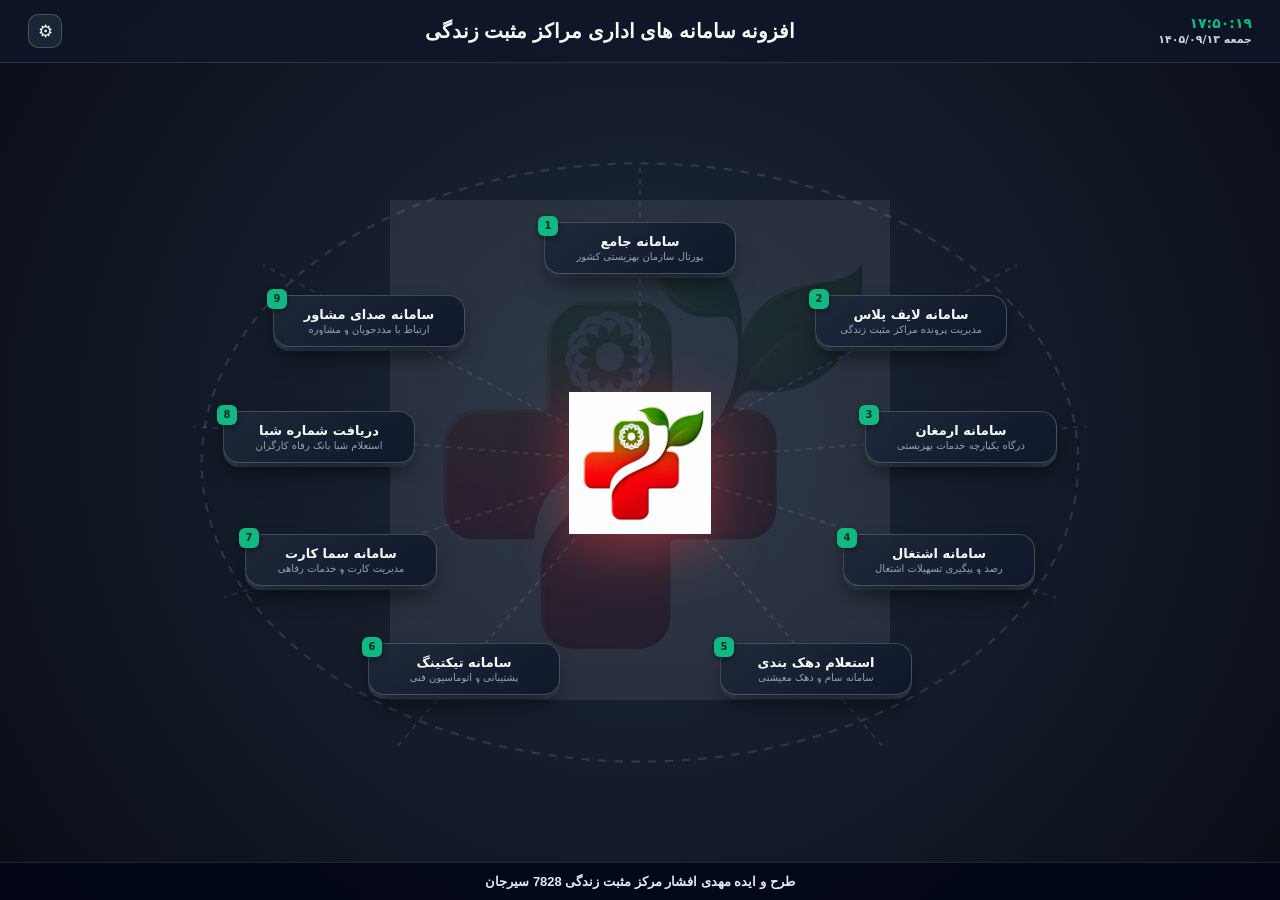
<file: chrome-extension/newtab.html>
<!DOCTYPE html>
<html lang="fa" dir="rtl">
<head>
  <meta charset="UTF-8" />
  <title>افزونه سامانه های اداری مراکز مثبت زندگی</title>
  <style>
    @font-face {
      font-family: 'HomaExt';
      src: local('B Homa'), local('BHoma'), local('Homa'),
           url('https://cdn.fontcdn.ir/Font/Persian/Homa/Homa.woff') format('woff');
      font-display: swap;
    }
    * { box-sizing: border-box; margin: 0; padding: 0; }
    body {
      font-family: 'Vazirmatn', 'Tahoma', system-ui, sans-serif;
      background: radial-gradient(circle at 50% 48%, #1e293b 0%, #090d16 100%);
      color: #f8fafc;
      height: 100vh;
      width: 100vw;
      overflow: hidden;
      display: flex;
      flex-direction: column;
      justify-content: space-between;
      position: relative;
      transition: background 0.25s ease, color 0.25s ease;
    }
    body.light-mode {
      background: radial-gradient(circle at 50% 48%, #ffffff 0%, #e2e8f0 100%);
      color: #0f172a;
    }
    .bg-watermark {
      position: fixed;
      inset: 0;
      display: flex;
      align-items: center;
      justify-content: center;
      opacity: 0.08;
      pointer-events: none;
      z-index: 0;
    }
    .bg-watermark img {
      width: 500px;
      height: 500px;
      object-fit: contain;
    }
    /* Header: Right=Stacked Persian Clock & Date, Center=Homa Title, Left=Gear Settings Button */
    header {
      position: relative;
      z-index: 40;
      padding: 14px 28px;
      display: flex;
      align-items: center;
      justify-content: space-between;
      gap: 10px;
      background: rgba(15, 23, 42, 0.78);
      backdrop-filter: blur(14px);
      border-bottom: 1px solid rgba(255, 255, 255, 0.12);
    }
    body.light-mode header {
      background: rgba(255, 255, 255, 0.88);
      border-bottom-color: rgba(148, 163, 184, 0.4);
    }
    .header-datetime {
      display: flex;
      flex-direction: column;
      align-items: flex-start;
      line-height: 1.25;
      flex-shrink: 0;
    }
    .header-time {
      font-size: 14px;
      font-weight: 800;
      color: #10b981;
      font-variant-numeric: tabular-nums;
    }
    .header-date {
      font-size: 11px;
      color: #cbd5e1;
      font-weight: 600;
    }
    body.light-mode .header-date {
      color: #475569;
    }
    header h1 {
      font-family: 'B Homa', 'BHoma', 'Homa', 'HomaExt', 'Tahoma', sans-serif;
      font-size: 20px;
      font-weight: 700;
      text-align: center;
      flex: 1;
      white-space: nowrap;
    }
    .gear-btn {
      width: 34px;
      height: 34px;
      border-radius: 10px;
      border: 1px solid rgba(255,255,255,0.2);
      background: rgba(30, 41, 59, 0.9);
      color: #f8fafc;
      font-size: 17px;
      display: flex;
      align-items: center;
      justify-content: center;
      cursor: pointer;
      transition: all 0.2s ease;
      flex-shrink: 0;
    }
    body.light-mode .gear-btn {
      background: #f1f5f9;
      color: #0f172a;
      border-color: #cbd5e1;
    }
    .gear-btn:hover {
      border-color: #10b981;
      color: #10b981;
      transform: rotate(35deg);
    }
    /* Settings Popover on Left Side of Header */
    .settings-panel {
      position: absolute;
      top: calc(100% + 6px);
      left: 14px;
      width: 260px;
      background: rgba(15, 23, 42, 0.98);
      color: #f8fafc;
      border: 1px solid rgba(255,255,255,0.2);
      border-radius: 16px;
      padding: 12px;
      box-shadow: 0 20px 45px rgba(0,0,0,0.7);
      display: none;
      flex-direction: column;
      gap: 8px;
      z-index: 100;
    }
    body.light-mode .settings-panel {
      background: #ffffff;
      color: #0f172a;
      border-color: #cbd5e1;
      box-shadow: 0 18px 36px rgba(15,23,42,0.2);
    }
    .settings-panel.open {
      display: flex;
    }
    .settings-title {
      font-family: 'B Homa', 'BHoma', 'Homa', 'HomaExt', 'Tahoma', sans-serif;
      font-size: 13px;
      font-weight: 700;
      border-bottom: 1px solid rgba(148,163,184,0.2);
      padding-bottom: 6px;
    }
    .set-action-btn {
      width: 100%;
      padding: 7px 10px;
      border-radius: 10px;
      border: 1px solid rgba(148,163,184,0.25);
      background: rgba(30, 41, 59, 0.8);
      color: inherit;
      font-size: 11px;
      font-weight: 700;
      cursor: pointer;
      text-align: right;
      display: flex;
      align-items: center;
      justify-content: space-between;
    }
    body.light-mode .set-action-btn {
      background: #f1f5f9;
    }
    .set-action-btn:hover {
      border-color: #10b981;
    }
    .set-input {
      width: 100%;
      padding: 6px 8px;
      border-radius: 8px;
      border: 1px solid rgba(148,163,184,0.3);
      background: rgba(2, 6, 23, 0.6);
      color: inherit;
      font-size: 11px;
    }
    body.light-mode .set-input {
      background: #f8fafc;
    }
    .stage {
      position: relative;
      z-index: 5;
      flex: 1;
      width: 100%;
      height: 100%;
    }
    /* Grid Mode when toggled from settings */
    .stage.grid-mode {
      display: grid;
      grid-template-columns: repeat(3, 1fr);
      gap: 12px;
      padding: 18px 24px;
      align-content: center;
      overflow-y: auto;
    }
    .stage.grid-mode .orbit-svg,
    .stage.grid-mode .center-bubble {
      display: none;
    }
    .stage.grid-mode .node {
      position: relative !important;
      left: auto !important;
      top: auto !important;
      width: 100% !important;
      transform: none !important;
    }
    .orbit-svg {
      position: absolute;
      inset: 0;
      width: 100%;
      height: 100%;
      pointer-events: none;
    }
    .center-bubble {
      position: absolute;
      left: 50%;
      top: 50%;
      transform: translate(-50%, -50%);
      width: 142px;
      height: 142px;
      background: transparent;
      display: flex;
      align-items: center;
      justify-content: center;
      z-index: 6;
      animation: floatCenter 4s ease-in-out infinite;
    }
    .center-bubble img {
      width: 100%;
      height: 100%;
      object-fit: contain;
      filter: drop-shadow(0 16px 28px rgba(239, 68, 68, 0.45));
    }
    @keyframes floatCenter {
      0%, 100% { transform: translate(-50%, -50%); }
      50% { transform: translate(-50%, calc(-50% - 7px)); }
    }
    .node {
      position: absolute;
      width: 192px;
      padding: 11px 14px;
      border-radius: 16px;
      text-decoration: none;
      color: #f8fafc;
      background: linear-gradient(145deg, rgba(30, 41, 59, 0.95), rgba(15, 23, 42, 0.98));
      border: 1px solid rgba(255,255,255,0.2);
      box-shadow: 0 12px 24px -6px rgba(0,0,0,0.65), 0 4px 0 0 rgba(51,65,85,1);
      text-align: center;
      transform: translate(-50%, -50%);
      transition: transform 0.2s cubic-bezier(0.16, 1, 0.3, 1), box-shadow 0.2s ease, border-color 0.2s ease;
      z-index: 15;
    }
    body.light-mode .node {
      background: linear-gradient(145deg, #ffffff, #f1f5f9);
      color: #0f172a;
      border-color: #cbd5e1;
      box-shadow: 0 10px 22px -6px rgba(15,23,42,0.15), 0 4px 0 0 #cbd5e1;
    }
    .node:hover {
      transform: translate(-50%, calc(-50% - 7px)) scale(1.09) perspective(500px) rotateX(7deg);
      border-color: #10b981;
      box-shadow: 0 18px 34px -6px rgba(16, 185, 129, 0.45), 0 5px 0 0 #10b981;
      z-index: 30;
    }
    .node-badge {
      position: absolute;
      top: -7px;
      left: -7px;
      width: 20px;
      height: 20px;
      border-radius: 6px;
      background: #10b981;
      color: #022c22;
      font-size: 10px;
      font-weight: 800;
      display: flex;
      align-items: center;
      justify-content: center;
      box-shadow: 0 2px 6px rgba(0,0,0,0.4);
    }
    /* Full non-truncated titles so سامانه صدای مشاور and دریافت شماره شبا never get cut off */
    .node-title {
      font-size: 13px;
      font-weight: 800;
      margin-bottom: 2px;
      white-space: nowrap;
    }
    .node-sub {
      font-size: 10px;
      color: #94a3b8;
      white-space: nowrap;
      overflow: hidden;
      text-overflow: ellipsis;
    }
    body.light-mode .node-sub {
      color: #64748b;
    }
    footer {
      font-family: 'B Homa', 'BHoma', 'Homa', 'HomaExt', 'Tahoma', sans-serif;
      position: relative;
      z-index: 10;
      padding: 11px 20px;
      text-align: center;
      font-size: 13px;
      font-weight: 700;
      color: #e2e8f0;
      background: rgba(2, 6, 23, 0.88);
      border-top: 1px solid rgba(255, 255, 255, 0.12);
    }
    body.light-mode footer {
      background: rgba(255, 255, 255, 0.9);
      color: #1e293b;
      border-top-color: #cbd5e1;
    }
  </style>
</head>
<body>
  <div class="bg-watermark"><img src="logo.png" alt="" /></div>
  <header>
    <!-- Right Side of Header: Persian Clock & Date Stacked Vertically -->
    <div class="header-datetime">
      <span class="header-time" id="ext-time">۱۲:۰۰:۰۰</span>
      <span class="header-date" id="ext-date">۱۴۰۵/۰۷/۲۸</span>
    </div>

    <!-- Center of Header: Title in Homa Font -->
    <h1>افزونه سامانه های اداری مراکز مثبت زندگی</h1>

    <!-- Left Side of Header: Gear Icon Settings Button -->
    <button type="button" class="gear-btn" id="gear-btn" title="تنظیمات افزونه">&#9881;</button>

    <!-- Settings Dropdown Menu -->
    <div class="settings-panel" id="settings-panel">
      <div class="settings-title">تنظیمات افزونه</div>
      <button type="button" class="set-action-btn" id="toggle-theme-btn">
        <span>تنظیمات تم (تیره / روشن)</span>
        <span>&#9728;</span>
      </button>
      <button type="button" class="set-action-btn" id="toggle-mode-btn">
        <span>تنظیم نمایش (مداری / کارت‌ها)</span>
        <span>&#9638;</span>
      </button>
      <div style="border-top:1px solid rgba(148,163,184,0.2);padding-top:6px;display:flex;flex-direction:column;gap:5px;">
        <span style="font-size:10px;font-weight:700;color:#10b981;">اضافه کردن کارت جدید:</span>
        <input class="set-input" id="new-card-name" placeholder="نام سامانه (مثلاً: پورتال استان)" />
        <input class="set-input" id="new-card-sub" placeholder="توضیح کوتاه" />
        <input class="set-input" id="new-card-url" dir="ltr" placeholder="https://..." />
        <button type="button" class="set-action-btn" id="add-card-btn" style="background:#059669;color:#fff;justify-content:center;">
          + افزودن کارت جدید
        </button>
        <button type="button" class="set-action-btn" id="reset-cards-btn" style="justify-content:center;font-size:10px;opacity:0.8;">
          بازنشانی ۹ سامانه پیش‌فرض
        </button>
      </div>
    </div>
  </header>
  <div class="stage" id="orbital-stage">
    <svg class="orbit-svg" viewBox="0 0 920 540">
      <ellipse cx="460" cy="270" rx="315" ry="215" fill="none" stroke="rgba(255,255,255,0.12)" stroke-width="1.5" stroke-dasharray="6 6" />
      <line x1="460" y1="270" x2="460" y2="55" stroke="rgba(255,255,255,0.11)" stroke-width="1.2" stroke-dasharray="4 4" />
        <line x1="460" y1="270" x2="731" y2="128" stroke="rgba(255,255,255,0.11)" stroke-width="1.2" stroke-dasharray="4 4" />
        <line x1="460" y1="270" x2="781" y2="244" stroke="rgba(255,255,255,0.11)" stroke-width="1.2" stroke-dasharray="4 4" />
        <line x1="460" y1="270" x2="759" y2="367" stroke="rgba(255,255,255,0.11)" stroke-width="1.2" stroke-dasharray="4 4" />
        <line x1="460" y1="270" x2="636" y2="476" stroke="rgba(255,255,255,0.11)" stroke-width="1.2" stroke-dasharray="4 4" />
        <line x1="460" y1="270" x2="284" y2="476" stroke="rgba(255,255,255,0.11)" stroke-width="1.2" stroke-dasharray="4 4" />
        <line x1="460" y1="270" x2="161" y2="367" stroke="rgba(255,255,255,0.11)" stroke-width="1.2" stroke-dasharray="4 4" />
        <line x1="460" y1="270" x2="139" y2="244" stroke="rgba(255,255,255,0.11)" stroke-width="1.2" stroke-dasharray="4 4" />
        <line x1="460" y1="270" x2="189" y2="128" stroke="rgba(255,255,255,0.11)" stroke-width="1.2" stroke-dasharray="4 4" />
    </svg>
    <div class="center-bubble"><img src="logo.png" alt="Logo" /></div>
    <a class="node" href="https://swo.behzisti.ir/" target="_blank" rel="noopener noreferrer" style="left: calc(50% + 0px); top: calc(50% + -215px);">
        <div class="node-badge">1</div>
        <div class="node-title">سامانه جامع</div>
        <div class="node-sub">پورتال سازمان بهزیستی کشور</div>
      </a>
      <a class="node" href="https://lifeplus.behzisti.net/" target="_blank" rel="noopener noreferrer" style="left: calc(50% + 271px); top: calc(50% + -142px);">
        <div class="node-badge">2</div>
        <div class="node-title">سامانه لایف پلاس</div>
        <div class="node-sub">مدیریت پرونده مراکز مثبت زندگی</div>
      </a>
      <a class="node" href="https://ui.behzisti.net/#/login" target="_blank" rel="noopener noreferrer" style="left: calc(50% + 321px); top: calc(50% + -26px);">
        <div class="node-badge">3</div>
        <div class="node-title">سامانه ارمغان</div>
        <div class="node-sub">درگاه یکپارچه خدمات بهزیستی</div>
      </a>
      <a class="node" href="https://job.behzisti.net/account/login" target="_blank" rel="noopener noreferrer" style="left: calc(50% + 299px); top: calc(50% + 97px);">
        <div class="node-badge">4</div>
        <div class="node-title">سامانه اشتغال</div>
        <div class="node-sub">رصد و پیگیری تسهیلات اشتغال</div>
      </a>
      <a class="node" href="https://sam.behzisti.net/Account/Login?ReturnUrl=%2F" target="_blank" rel="noopener noreferrer" style="left: calc(50% + 176px); top: calc(50% + 206px);">
        <div class="node-badge">5</div>
        <div class="node-title">استعلام دهک بندی</div>
        <div class="node-sub">سامانه سام و دهک معیشتی</div>
      </a>
      <a class="node" href="https://ticketing.behzisti.gov.ir/Dana/Shared/Public/SignIn.aspx#signIn" target="_blank" rel="noopener noreferrer" style="left: calc(50% + -176px); top: calc(50% + 206px);">
        <div class="node-badge">6</div>
        <div class="node-title">سامانه تیکتینگ</div>
        <div class="node-sub">پشتیبانی و اتوماسیون فنی</div>
      </a>
      <a class="node" href="https://eservices.top.ir/login" target="_blank" rel="noopener noreferrer" style="left: calc(50% + -299px); top: calc(50% + 97px);">
        <div class="node-badge">7</div>
        <div class="node-title">سامانه سما کارت</div>
        <div class="node-sub">مدیریت کارت و خدمات رفاهی</div>
      </a>
      <a class="node" href="https://gsh.rb24.ir/sheba_new.aspx" target="_blank" rel="noopener noreferrer" style="left: calc(50% + -321px); top: calc(50% + -26px);">
        <div class="node-badge">8</div>
        <div class="node-title">دریافت شماره شبا</div>
        <div class="node-sub">استعلام شبا بانک رفاه کارگران</div>
      </a>
      <a class="node" href="https://crm.behzisti.ir/" target="_blank" rel="noopener noreferrer" style="left: calc(50% + -271px); top: calc(50% + -142px);">
        <div class="node-badge">9</div>
        <div class="node-title">سامانه صدای مشاور</div>
        <div class="node-sub">ارتباط با مددجویان و مشاوره</div>
      </a>
  </div>
  <footer>طرح و ایده مهدی افشار مرکز مثبت زندگی 7828 سیرجان</footer>
  <script src="orbital.js"></script>
</body>
</html>
</file>
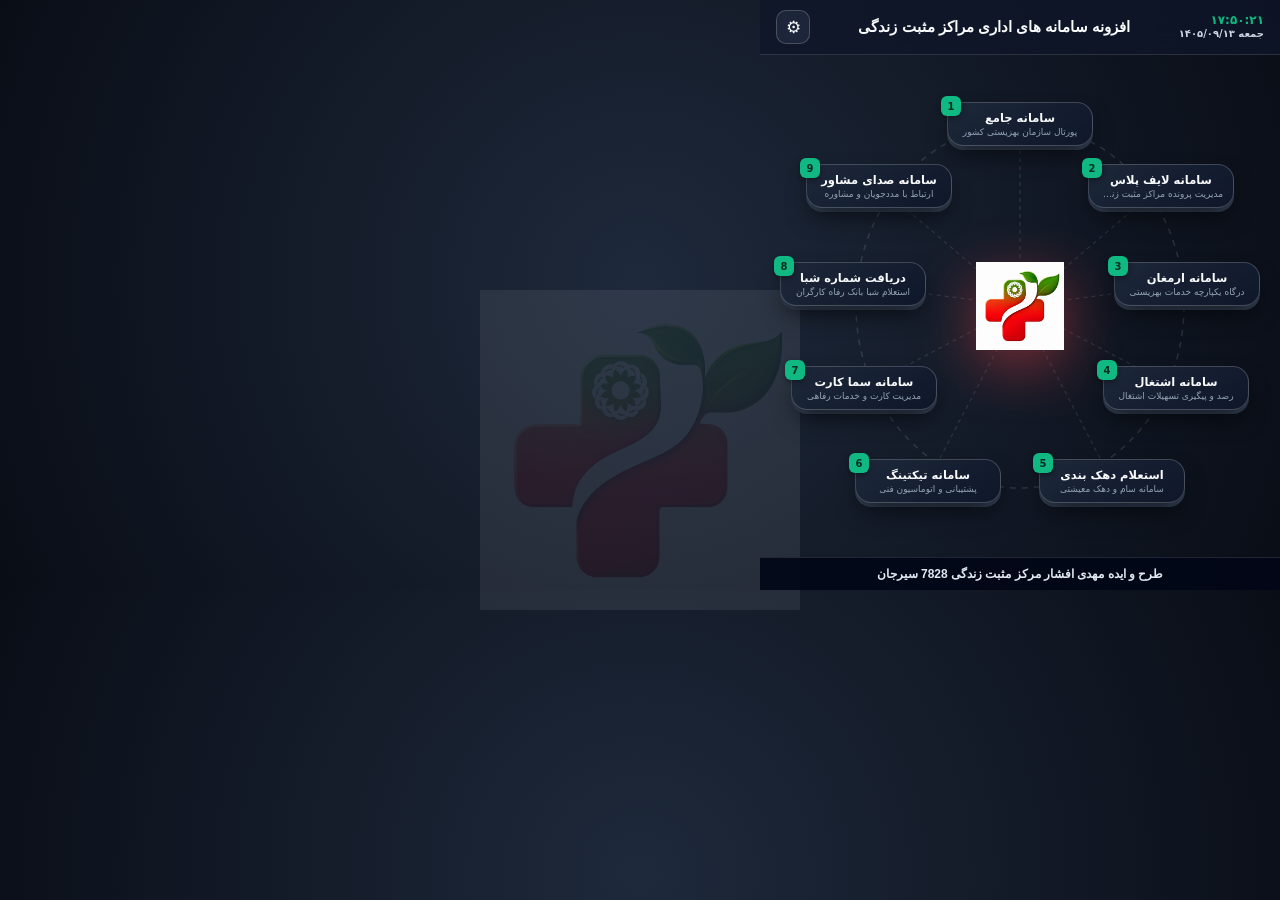
<file: chrome-extension/popup.html>
<!DOCTYPE html>
<html lang="fa" dir="rtl">
<head>
  <meta charset="UTF-8" />
  <title>افزونه سامانه های اداری مراکز مثبت زندگی</title>
  <style>
    @font-face {
      font-family: 'HomaExt';
      src: local('B Homa'), local('BHoma'), local('Homa'),
           url('https://cdn.fontcdn.ir/Font/Persian/Homa/Homa.woff') format('woff');
      font-display: swap;
    }
    * { box-sizing: border-box; margin: 0; padding: 0; }
    body {
      font-family: 'Vazirmatn', 'Tahoma', system-ui, sans-serif;
      background: radial-gradient(circle at 50% 48%, #1e293b 0%, #090d16 100%);
      color: #f8fafc;
      height: 590px;
      width: 520px;
      overflow: hidden;
      display: flex;
      flex-direction: column;
      justify-content: space-between;
      position: relative;
      transition: background 0.25s ease, color 0.25s ease;
    }
    body.light-mode {
      background: radial-gradient(circle at 50% 48%, #ffffff 0%, #e2e8f0 100%);
      color: #0f172a;
    }
    .bg-watermark {
      position: fixed;
      inset: 0;
      display: flex;
      align-items: center;
      justify-content: center;
      opacity: 0.08;
      pointer-events: none;
      z-index: 0;
    }
    .bg-watermark img {
      width: 320px;
      height: 320px;
      object-fit: contain;
    }
    /* Header: Right=Stacked Persian Clock & Date, Center=Homa Title, Left=Gear Settings Button */
    header {
      position: relative;
      z-index: 40;
      padding: 10px 16px;
      display: flex;
      align-items: center;
      justify-content: space-between;
      gap: 10px;
      background: rgba(15, 23, 42, 0.78);
      backdrop-filter: blur(14px);
      border-bottom: 1px solid rgba(255, 255, 255, 0.12);
    }
    body.light-mode header {
      background: rgba(255, 255, 255, 0.88);
      border-bottom-color: rgba(148, 163, 184, 0.4);
    }
    .header-datetime {
      display: flex;
      flex-direction: column;
      align-items: flex-start;
      line-height: 1.25;
      flex-shrink: 0;
    }
    .header-time {
      font-size: 12px;
      font-weight: 800;
      color: #10b981;
      font-variant-numeric: tabular-nums;
    }
    .header-date {
      font-size: 10px;
      color: #cbd5e1;
      font-weight: 600;
    }
    body.light-mode .header-date {
      color: #475569;
    }
    header h1 {
      font-family: 'B Homa', 'BHoma', 'Homa', 'HomaExt', 'Tahoma', sans-serif;
      font-size: 15px;
      font-weight: 700;
      text-align: center;
      flex: 1;
      white-space: nowrap;
    }
    .gear-btn {
      width: 34px;
      height: 34px;
      border-radius: 10px;
      border: 1px solid rgba(255,255,255,0.2);
      background: rgba(30, 41, 59, 0.9);
      color: #f8fafc;
      font-size: 17px;
      display: flex;
      align-items: center;
      justify-content: center;
      cursor: pointer;
      transition: all 0.2s ease;
      flex-shrink: 0;
    }
    body.light-mode .gear-btn {
      background: #f1f5f9;
      color: #0f172a;
      border-color: #cbd5e1;
    }
    .gear-btn:hover {
      border-color: #10b981;
      color: #10b981;
      transform: rotate(35deg);
    }
    /* Settings Popover on Left Side of Header */
    .settings-panel {
      position: absolute;
      top: calc(100% + 6px);
      left: 14px;
      width: 260px;
      background: rgba(15, 23, 42, 0.98);
      color: #f8fafc;
      border: 1px solid rgba(255,255,255,0.2);
      border-radius: 16px;
      padding: 12px;
      box-shadow: 0 20px 45px rgba(0,0,0,0.7);
      display: none;
      flex-direction: column;
      gap: 8px;
      z-index: 100;
    }
    body.light-mode .settings-panel {
      background: #ffffff;
      color: #0f172a;
      border-color: #cbd5e1;
      box-shadow: 0 18px 36px rgba(15,23,42,0.2);
    }
    .settings-panel.open {
      display: flex;
    }
    .settings-title {
      font-family: 'B Homa', 'BHoma', 'Homa', 'HomaExt', 'Tahoma', sans-serif;
      font-size: 13px;
      font-weight: 700;
      border-bottom: 1px solid rgba(148,163,184,0.2);
      padding-bottom: 6px;
    }
    .set-action-btn {
      width: 100%;
      padding: 7px 10px;
      border-radius: 10px;
      border: 1px solid rgba(148,163,184,0.25);
      background: rgba(30, 41, 59, 0.8);
      color: inherit;
      font-size: 11px;
      font-weight: 700;
      cursor: pointer;
      text-align: right;
      display: flex;
      align-items: center;
      justify-content: space-between;
    }
    body.light-mode .set-action-btn {
      background: #f1f5f9;
    }
    .set-action-btn:hover {
      border-color: #10b981;
    }
    .set-input {
      width: 100%;
      padding: 6px 8px;
      border-radius: 8px;
      border: 1px solid rgba(148,163,184,0.3);
      background: rgba(2, 6, 23, 0.6);
      color: inherit;
      font-size: 11px;
    }
    body.light-mode .set-input {
      background: #f8fafc;
    }
    .stage {
      position: relative;
      z-index: 5;
      flex: 1;
      width: 100%;
      height: 100%;
    }
    /* Grid Mode when toggled from settings */
    .stage.grid-mode {
      display: grid;
      grid-template-columns: repeat(2, 1fr);
      gap: 12px;
      padding: 18px 24px;
      align-content: center;
      overflow-y: auto;
    }
    .stage.grid-mode .orbit-svg,
    .stage.grid-mode .center-bubble {
      display: none;
    }
    .stage.grid-mode .node {
      position: relative !important;
      left: auto !important;
      top: auto !important;
      width: 100% !important;
      transform: none !important;
    }
    .orbit-svg {
      position: absolute;
      inset: 0;
      width: 100%;
      height: 100%;
      pointer-events: none;
    }
    .center-bubble {
      position: absolute;
      left: 50%;
      top: 50%;
      transform: translate(-50%, -50%);
      width: 88px;
      height: 88px;
      background: transparent;
      display: flex;
      align-items: center;
      justify-content: center;
      z-index: 6;
      animation: floatCenter 4s ease-in-out infinite;
    }
    .center-bubble img {
      width: 100%;
      height: 100%;
      object-fit: contain;
      filter: drop-shadow(0 16px 28px rgba(239, 68, 68, 0.45));
    }
    @keyframes floatCenter {
      0%, 100% { transform: translate(-50%, -50%); }
      50% { transform: translate(-50%, calc(-50% - 7px)); }
    }
    .node {
      position: absolute;
      width: 146px;
      padding: 8px 10px;
      border-radius: 16px;
      text-decoration: none;
      color: #f8fafc;
      background: linear-gradient(145deg, rgba(30, 41, 59, 0.95), rgba(15, 23, 42, 0.98));
      border: 1px solid rgba(255,255,255,0.2);
      box-shadow: 0 12px 24px -6px rgba(0,0,0,0.65), 0 4px 0 0 rgba(51,65,85,1);
      text-align: center;
      transform: translate(-50%, -50%);
      transition: transform 0.2s cubic-bezier(0.16, 1, 0.3, 1), box-shadow 0.2s ease, border-color 0.2s ease;
      z-index: 15;
    }
    body.light-mode .node {
      background: linear-gradient(145deg, #ffffff, #f1f5f9);
      color: #0f172a;
      border-color: #cbd5e1;
      box-shadow: 0 10px 22px -6px rgba(15,23,42,0.15), 0 4px 0 0 #cbd5e1;
    }
    .node:hover {
      transform: translate(-50%, calc(-50% - 7px)) scale(1.09) perspective(500px) rotateX(7deg);
      border-color: #10b981;
      box-shadow: 0 18px 34px -6px rgba(16, 185, 129, 0.45), 0 5px 0 0 #10b981;
      z-index: 30;
    }
    .node-badge {
      position: absolute;
      top: -7px;
      left: -7px;
      width: 20px;
      height: 20px;
      border-radius: 6px;
      background: #10b981;
      color: #022c22;
      font-size: 10px;
      font-weight: 800;
      display: flex;
      align-items: center;
      justify-content: center;
      box-shadow: 0 2px 6px rgba(0,0,0,0.4);
    }
    /* Full non-truncated titles so سامانه صدای مشاور and دریافت شماره شبا never get cut off */
    .node-title {
      font-size: 11.5px;
      font-weight: 800;
      margin-bottom: 2px;
      white-space: nowrap;
    }
    .node-sub {
      font-size: 9px;
      color: #94a3b8;
      white-space: nowrap;
      overflow: hidden;
      text-overflow: ellipsis;
    }
    body.light-mode .node-sub {
      color: #64748b;
    }
    footer {
      font-family: 'B Homa', 'BHoma', 'Homa', 'HomaExt', 'Tahoma', sans-serif;
      position: relative;
      z-index: 10;
      padding: 9px 14px;
      text-align: center;
      font-size: 12px;
      font-weight: 700;
      color: #e2e8f0;
      background: rgba(2, 6, 23, 0.88);
      border-top: 1px solid rgba(255, 255, 255, 0.12);
    }
    body.light-mode footer {
      background: rgba(255, 255, 255, 0.9);
      color: #1e293b;
      border-top-color: #cbd5e1;
    }
  </style>
</head>
<body>
  <div class="bg-watermark"><img src="logo.png" alt="" /></div>
  <header>
    <!-- Right Side of Header: Persian Clock & Date Stacked Vertically -->
    <div class="header-datetime">
      <span class="header-time" id="ext-time">۱۲:۰۰:۰۰</span>
      <span class="header-date" id="ext-date">۱۴۰۵/۰۷/۲۸</span>
    </div>

    <!-- Center of Header: Title in Homa Font -->
    <h1>افزونه سامانه های اداری مراکز مثبت زندگی</h1>

    <!-- Left Side of Header: Gear Icon Settings Button -->
    <button type="button" class="gear-btn" id="gear-btn" title="تنظیمات افزونه">&#9881;</button>

    <!-- Settings Dropdown Menu -->
    <div class="settings-panel" id="settings-panel">
      <div class="settings-title">تنظیمات افزونه</div>
      <button type="button" class="set-action-btn" id="toggle-theme-btn">
        <span>تنظیمات تم (تیره / روشن)</span>
        <span>&#9728;</span>
      </button>
      <button type="button" class="set-action-btn" id="toggle-mode-btn">
        <span>تنظیم نمایش (مداری / کارت‌ها)</span>
        <span>&#9638;</span>
      </button>
      <div style="border-top:1px solid rgba(148,163,184,0.2);padding-top:6px;display:flex;flex-direction:column;gap:5px;">
        <span style="font-size:10px;font-weight:700;color:#10b981;">اضافه کردن کارت جدید:</span>
        <input class="set-input" id="new-card-name" placeholder="نام سامانه (مثلاً: پورتال استان)" />
        <input class="set-input" id="new-card-sub" placeholder="توضیح کوتاه" />
        <input class="set-input" id="new-card-url" dir="ltr" placeholder="https://..." />
        <button type="button" class="set-action-btn" id="add-card-btn" style="background:#059669;color:#fff;justify-content:center;">
          + افزودن کارت جدید
        </button>
        <button type="button" class="set-action-btn" id="reset-cards-btn" style="justify-content:center;font-size:10px;opacity:0.8;">
          بازنشانی ۹ سامانه پیش‌فرض
        </button>
      </div>
    </div>
  </header>
  <div class="stage" id="orbital-stage">
    <svg class="orbit-svg" viewBox="0 0 520 490">
      <ellipse cx="260" cy="245" rx="164" ry="182" fill="none" stroke="rgba(255,255,255,0.12)" stroke-width="1.5" stroke-dasharray="6 6" />
      <line x1="260" y1="245" x2="260" y2="63" stroke="rgba(255,255,255,0.11)" stroke-width="1.2" stroke-dasharray="4 4" />
        <line x1="260" y1="245" x2="401" y2="125" stroke="rgba(255,255,255,0.11)" stroke-width="1.2" stroke-dasharray="4 4" />
        <line x1="260" y1="245" x2="427" y2="223" stroke="rgba(255,255,255,0.11)" stroke-width="1.2" stroke-dasharray="4 4" />
        <line x1="260" y1="245" x2="416" y2="327" stroke="rgba(255,255,255,0.11)" stroke-width="1.2" stroke-dasharray="4 4" />
        <line x1="260" y1="245" x2="352" y2="420" stroke="rgba(255,255,255,0.11)" stroke-width="1.2" stroke-dasharray="4 4" />
        <line x1="260" y1="245" x2="168" y2="420" stroke="rgba(255,255,255,0.11)" stroke-width="1.2" stroke-dasharray="4 4" />
        <line x1="260" y1="245" x2="104" y2="327" stroke="rgba(255,255,255,0.11)" stroke-width="1.2" stroke-dasharray="4 4" />
        <line x1="260" y1="245" x2="93" y2="223" stroke="rgba(255,255,255,0.11)" stroke-width="1.2" stroke-dasharray="4 4" />
        <line x1="260" y1="245" x2="119" y2="125" stroke="rgba(255,255,255,0.11)" stroke-width="1.2" stroke-dasharray="4 4" />
    </svg>
    <div class="center-bubble"><img src="logo.png" alt="Logo" /></div>
    <a class="node" href="https://swo.behzisti.ir/" target="_blank" rel="noopener noreferrer" style="left: calc(50% + 0px); top: calc(50% + -182px);">
        <div class="node-badge">1</div>
        <div class="node-title">سامانه جامع</div>
        <div class="node-sub">پورتال سازمان بهزیستی کشور</div>
      </a>
      <a class="node" href="https://lifeplus.behzisti.net/" target="_blank" rel="noopener noreferrer" style="left: calc(50% + 141px); top: calc(50% + -120px);">
        <div class="node-badge">2</div>
        <div class="node-title">سامانه لایف پلاس</div>
        <div class="node-sub">مدیریت پرونده مراکز مثبت زندگی</div>
      </a>
      <a class="node" href="https://ui.behzisti.net/#/login" target="_blank" rel="noopener noreferrer" style="left: calc(50% + 167px); top: calc(50% + -22px);">
        <div class="node-badge">3</div>
        <div class="node-title">سامانه ارمغان</div>
        <div class="node-sub">درگاه یکپارچه خدمات بهزیستی</div>
      </a>
      <a class="node" href="https://job.behzisti.net/account/login" target="_blank" rel="noopener noreferrer" style="left: calc(50% + 156px); top: calc(50% + 82px);">
        <div class="node-badge">4</div>
        <div class="node-title">سامانه اشتغال</div>
        <div class="node-sub">رصد و پیگیری تسهیلات اشتغال</div>
      </a>
      <a class="node" href="https://sam.behzisti.net/Account/Login?ReturnUrl=%2F" target="_blank" rel="noopener noreferrer" style="left: calc(50% + 92px); top: calc(50% + 175px);">
        <div class="node-badge">5</div>
        <div class="node-title">استعلام دهک بندی</div>
        <div class="node-sub">سامانه سام و دهک معیشتی</div>
      </a>
      <a class="node" href="https://ticketing.behzisti.gov.ir/Dana/Shared/Public/SignIn.aspx#signIn" target="_blank" rel="noopener noreferrer" style="left: calc(50% + -92px); top: calc(50% + 175px);">
        <div class="node-badge">6</div>
        <div class="node-title">سامانه تیکتینگ</div>
        <div class="node-sub">پشتیبانی و اتوماسیون فنی</div>
      </a>
      <a class="node" href="https://eservices.top.ir/login" target="_blank" rel="noopener noreferrer" style="left: calc(50% + -156px); top: calc(50% + 82px);">
        <div class="node-badge">7</div>
        <div class="node-title">سامانه سما کارت</div>
        <div class="node-sub">مدیریت کارت و خدمات رفاهی</div>
      </a>
      <a class="node" href="https://gsh.rb24.ir/sheba_new.aspx" target="_blank" rel="noopener noreferrer" style="left: calc(50% + -167px); top: calc(50% + -22px);">
        <div class="node-badge">8</div>
        <div class="node-title">دریافت شماره شبا</div>
        <div class="node-sub">استعلام شبا بانک رفاه کارگران</div>
      </a>
      <a class="node" href="https://crm.behzisti.ir/" target="_blank" rel="noopener noreferrer" style="left: calc(50% + -141px); top: calc(50% + -120px);">
        <div class="node-badge">9</div>
        <div class="node-title">سامانه صدای مشاور</div>
        <div class="node-sub">ارتباط با مددجویان و مشاوره</div>
      </a>
  </div>
  <footer>طرح و ایده مهدی افشار مرکز مثبت زندگی 7828 سیرجان</footer>
  <script src="orbital.js"></script>
</body>
</html>
</file>
